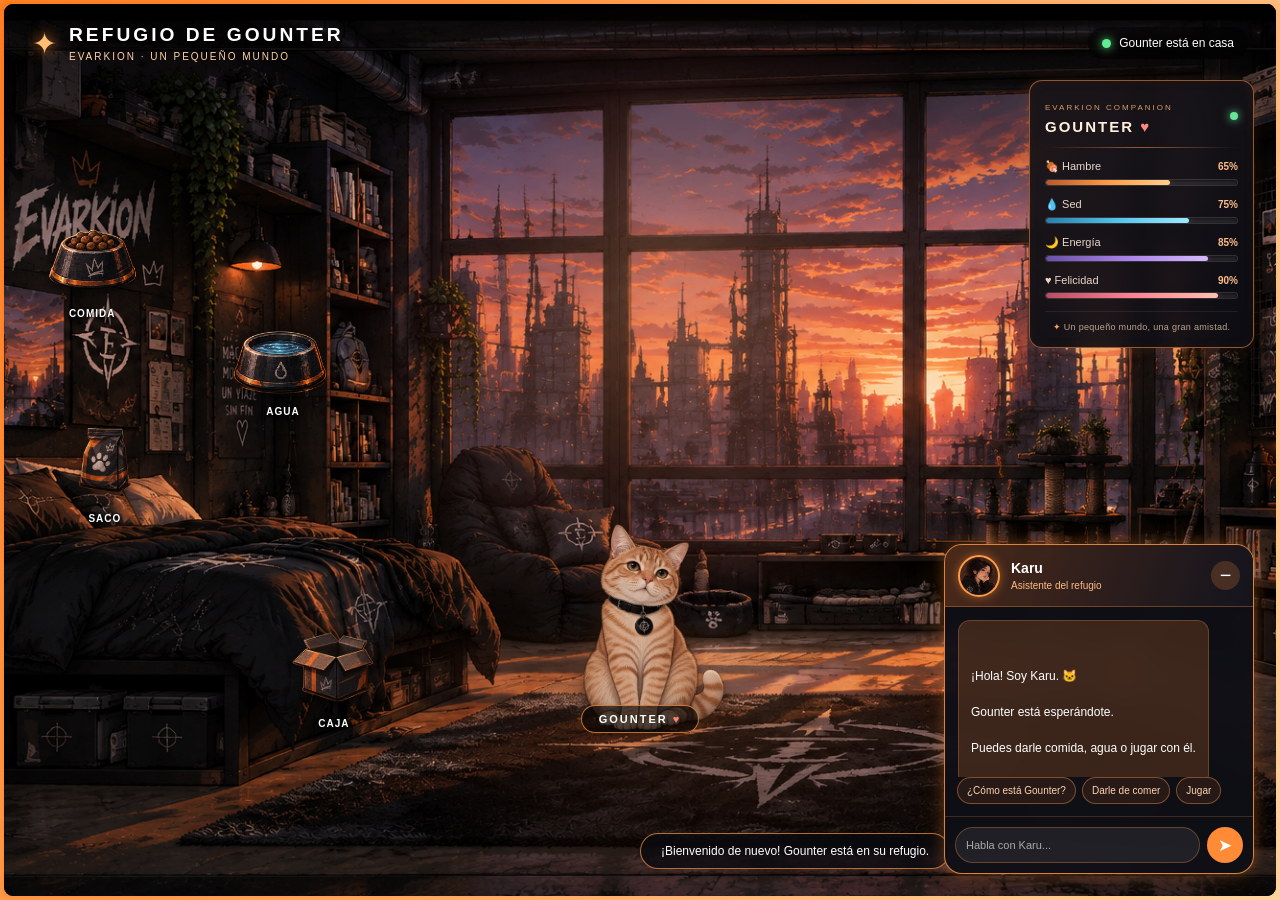
<file: gunter/index.html>
<!DOCTYPE html>
<html lang="es">

<head>
    <meta charset="UTF-8">
    <meta name="viewport" content="width=device-width, initial-scale=1.0">

    <meta name="theme-color" content="#101016">
    <meta name="description" content="Refugio de Gounter, un pequeño mundo de EVARKION.">

    <title>Refugio de Gounter | EVARKION</title>

    <!-- ESTILOS -->
    <link rel="stylesheet" href="css/styles.css">
    <link rel="stylesheet" href="css/karu-chat.css">


    <!-- JAVASCRIPT -->

        <script type="module" src="js/game.js"></script>
        
        <script src="js/karu-chat.js" defer></script>

</head>

<body>

    <main class="refuge-container">

        <section class="room-frame">

            <!-- =================================
                 HABITACIÓN PRINCIPAL
            ================================== -->

            <div class="room" id="room">

                <!-- FONDO Y AMBIENTACIÓN -->

                <div class="room-background"></div>

                <div class="room-overlay"></div>

                <div class="room-light"></div>

                <div class="room-floor-light"></div>

                <div class="window-rays"></div>


                <!-- =================================
                     CABECERA
                ================================== -->

                <header class="room-header">

                    <div class="header-brand">

                        <span class="brand-icon">✦</span>

                        <div>

                            <h1>REFUGIO DE GOUNTER</h1>

                            <p>EVARKION · UN PEQUEÑO MUNDO</p>

                        </div>

                    </div>

                    <div class="room-status">

                        <span class="status-dot"></span>

                        <span>Gounter está en casa</span>

                    </div>

                </header>


                <!-- =================================
                     NECESIDADES DE GOUNTER
                ================================== -->

                <section class="pet-status" id="pet-status">

                    <div class="pet-status-header">

                        <div>

                            <span class="pet-status-eyebrow">
                                EVARKION COMPANION
                            </span>

                            <h2>GOUNTER <span>♥</span></h2>

                        </div>

                        <span class="pet-status-indicator"></span>

                    </div>

                    <div class="pet-status-divider"></div>


                    <!-- HAMBRE -->

                    <div class="need-item">

                        <div class="need-heading">

                            <span>🍖 Hambre</span>

                            <span id="hunger-value">65%</span>

                        </div>

                        <div class="need-bar">

                            <div
                                class="need-fill hunger-fill"
                                id="hunger-bar">
                            </div>

                        </div>

                    </div>


                    <!-- SED -->

                    <div class="need-item">

                        <div class="need-heading">

                            <span>💧 Sed</span>

                            <span id="thirst-value">75%</span>

                        </div>

                        <div class="need-bar">

                            <div
                                class="need-fill thirst-fill"
                                id="thirst-bar">
                            </div>

                        </div>

                    </div>


                    <!-- ENERGÍA -->

                    <div class="need-item">

                        <div class="need-heading">

                            <span>🌙 Energía</span>

                            <span id="energy-value">85%</span>

                        </div>

                        <div class="need-bar">

                            <div
                                class="need-fill energy-fill"
                                id="energy-bar">
                            </div>

                        </div>

                    </div>


                    <!-- FELICIDAD -->

                    <div class="need-item">

                        <div class="need-heading">

                            <span>♥ Felicidad</span>

                            <span id="happiness-value">90%</span>

                        </div>

                        <div class="need-bar">

                            <div
                                class="need-fill happiness-fill"
                                id="happiness-bar">
                            </div>

                        </div>

                    </div>


                    <div class="pet-status-footer">

                        <span>✦</span>

                        Un pequeño mundo, una gran amistad.

                    </div>

                </section>


                <!-- =================================
                     OBJETOS INTERACTIVOS
                ================================== -->

                <div class="objects-container">


                    <!-- COMIDA -->

                    <div
                        class="room-object food-object"
                        data-action="food"
                        role="button"
                        tabindex="0"
                        aria-label="Dar comida a Gounter">

                        <img
                            src="assets/objects/comida.png"
                            alt="Cuenco de comida"
                            draggable="false">

                        <span>COMIDA</span>

                    </div>


                    <!-- AGUA -->

                    <div
                        class="room-object water-object"
                        data-action="water"
                        role="button"
                        tabindex="0"
                        aria-label="Dar agua a Gounter">

                        <img
                            src="assets/objects/agua.png"
                            alt="Cuenco de agua"
                            draggable="false">

                        <span>AGUA</span>

                    </div>


                    <!-- SACO -->

                    <div
                        class="room-object sack-object"
                        data-action="sack"
                        role="button"
                        tabindex="0"
                        aria-label="Jugar con el saco de Gounter">

                        <img
                            src="assets/objects/saco.png"
                            alt="Saco de juegos"
                            draggable="false">

                        <span>SACO</span>

                    </div>


                    <!-- CAJA -->

                    <div
                        class="room-object box-object"
                        data-action="box"
                        role="button"
                        tabindex="0"
                        aria-label="Dejar dormir a Gounter">

                        <img
                            src="assets/objects/caja.png"
                            alt="Caja para dormir"
                            draggable="false">

                        <span>CAJA</span>

                    </div>

                </div>


                <!-- =================================
                     CONOCIMIENTO DE LA HABITACIÓN
                     PUNTOS DE INTERÉS DE GOUNTER
                ================================== -->

                <div
                    class="room-landmarks"
                    id="room-landmarks"
                    aria-hidden="true">


                    <!-- CAMA GRANDE -->

                    <div
                        class="landmark"
                        data-place="big-bed"
                        data-x="22"
                        data-y="68">
                    </div>


                    <!-- VENTANA -->

                    <div
                        class="landmark"
                        data-place="window"
                        data-x="60"
                        data-y="35">
                    </div>


                    <!-- CAMA PEQUEÑA DE GOUNTER -->

                    <div
                        class="landmark"
                        data-place="cat-bed"
                        data-x="55"
                        data-y="66">
                    </div>


                    <!-- ESTANTERÍA IZQUIERDA -->

                    <div
                        class="landmark"
                        data-place="left-shelf"
                        data-x="29"
                        data-y="28">
                    </div>


                    <!-- ESTANTERÍA DERECHA -->

                    <div
                        class="landmark"
                        data-place="right-shelf"
                        data-x="91"
                        data-y="42">
                    </div>


                    <!-- SILLÓN -->

                    <div
                        class="landmark"
                        data-place="armchair"
                        data-x="44"
                        data-y="58">
                    </div>


                    <!-- RASCADOR -->

                    <div
                        class="landmark"
                        data-place="scratcher"
                        data-x="76"
                        data-y="61">
                    </div>


                    <!-- GUITARRA -->

                    <div
                        class="landmark"
                        data-place="guitar"
                        data-x="83"
                        data-y="65">
                    </div>


                    <!-- ALFOMBRA -->

                    <div
                        class="landmark"
                        data-place="rug"
                        data-x="57"
                        data-y="84">
                    </div>


                    <!-- PLANTAS -->

                    <div
                        class="landmark"
                        data-place="plants"
                        data-x="24"
                        data-y="16">
                    </div>

                </div>


                <!-- =================================
                     GOUNTER
                ================================== -->

                <div class="cat-area" id="cat-area">

                    <!-- SOMBRA DINÁMICA -->

                    <div class="cat-shadow"></div>


                    <!-- IMAGEN DEL GATO -->

                    <img
                        src="assets/characters/gunter_idle.png"
                        id="gounter"
                        class="gounter"
                        alt="Gounter, mascota de EVARKION"
                        draggable="false"
                    >


                    <!-- NOMBRE -->

                    <div class="cat-name">

                        GOUNTER <span>♥</span>

                    </div>

                </div>


                <!-- =================================
                     MENSAJES DE GOUNTER
                ================================== -->

                <div
                    class="room-message"
                    id="room-message"
                    aria-live="polite">

                    Gounter está descansando. 🐾

                </div>


                <!-- =================================
                     CHAT DE KARU
                ================================== -->

                <aside
                    class="karu-chat"
                    id="karu-chat"
                    aria-label="Chat con Karu">


                    <!-- CABECERA DEL CHAT -->

                    <div class="karu-header">

                        <img
                            src="assets/characters/karu_avatar.png"
                            class="karu-avatar"
                            alt="Avatar de Karu"
                        >

                        <div class="karu-info">

                            <strong>Karu</strong>

                            <span>Asistente del refugio</span>

                        </div>


                        <!-- MINIMIZAR -->

                        <button
                            class="karu-minimize"
                            id="karu-minimize"
                            type="button"
                            aria-label="Minimizar chat"
                            aria-expanded="true">

                            −

                        </button>

                    </div>


                    <!-- CONTENIDO DEL CHAT -->

                    <div
                        class="karu-chat-content"
                        id="karu-chat-content">


                        <!-- MENSAJES -->

                        <div
                            class="karu-messages"
                            id="karu-messages">

                            <div class="message karu-message">

                                ¡Hola! Soy Karu. 🐱

                                Gounter está esperándote.

                                Puedes darle comida, agua o jugar con él.

                            </div>

                        </div>


                        <!-- OPCIONES RÁPIDAS -->

                        <div class="karu-options">

                            <button
                                type="button"
                                data-message="¿Cómo está Gounter?">

                                ¿Cómo está Gounter?

                            </button>


                            <button
                                type="button"
                                data-message="Quiero darle de comer">

                                Darle de comer

                            </button>


                            <button
                                type="button"
                                data-message="Quiero jugar con Gounter">

                                Jugar

                            </button>

                        </div>


                        <!-- ENVIAR MENSAJES -->

                        <form
                            class="karu-input-area"
                            id="karu-form">

                            <input
                                type="text"
                                id="karu-input"
                                placeholder="Habla con Karu..."
                                maxlength="250"
                                autocomplete="off"
                                aria-label="Escribe un mensaje para Karu"
                            >

                            <button
                                type="submit"
                                aria-label="Enviar mensaje">

                                ➤

                            </button>

                        </form>

                    </div>

                </aside>


            </div>

        </section>

    </main>

</body>

</html>
</file>
<file: gunter/css/styles.css>
/* =========================================
   EVARKION - REFUGIO DE GOUNTER
   Sistema visual unificado
========================================= */

/* =========================================
   1. VARIABLES Y RESET
========================================= */

* {
    margin: 0;
    padding: 0;
    box-sizing: border-box;
}

:root {
    --orange: #ff8c32;
    --orange-light: #ffbd75;
    --orange-glow: rgba(255, 140, 50, .65);

    --panel-bg: rgba(15, 13, 19, .94);

    --transition-cat: 1.2s cubic-bezier(.22,.61,.36,1);
}

html,
body {
    width: 100%;
    height: 100%;
    overflow: hidden;
}

body {
    background: #101016;
    color: white;
    font-family: Arial, sans-serif;
}

/* =========================================
   2. HABITACIÓN
========================================= */

.refuge-container {
    width: 100%;
    height: 100vh;
    height: 100dvh;
}

.room-frame {
    width: 100%;
    height: 100%;
    padding: 4px;

    background: linear-gradient(
        120deg,
        #ff720e,
        #ffd09a,
        #ff720e,
        #ff9b35
    );

    background-size: 300% 300%;

    animation: frame-glow 7s ease infinite;

    box-shadow:
        0 0 15px rgba(255, 127, 35, .65),
        inset 0 0 8px rgba(255,255,255,.2);
}

@keyframes frame-glow {
    0% { background-position: 0% 50%; }
    50% { background-position: 100% 50%; }
    100% { background-position: 0% 50%; }
}

.room {
    position: relative;
    isolation: isolate;

    width: 100%;
    height: 100%;

    overflow: hidden;
    border-radius: 9px;

    background: #211c20;
}

/* =========================================
   3. FONDO
========================================= */

.room-background {
    position: absolute;
    inset: 0;
    z-index: -2;

    background-image: url("../assets/background/habitacion.png");

    background-size: cover;
    background-position: center;
    background-repeat: no-repeat;

    transform: scale(1.015);
}

.room-overlay {
    position: absolute;
    inset: 0;
    z-index: -1;

    background: linear-gradient(
        180deg,
        rgba(0,0,0,.27),
        transparent 25%,
        transparent 70%,
        rgba(0,0,0,.15)
    );

    pointer-events: none;
}

/* =========================================
   4. ILUMINACIÓN AMBIENTAL
========================================= */

.room-light {
    position: absolute;

    top: 2%;
    left: 27%;

    width: 53%;
    height: 66%;

    z-index: 1;
    pointer-events: none;

    background: radial-gradient(
        ellipse at 50% 48%,
        rgba(255,158,102,.25),
        rgba(255,119,78,.15) 30%,
        rgba(255,94,89,.07) 53%,
        transparent 76%
    );

    filter: blur(22px);

    animation: sunset-light 9s ease-in-out infinite alternate;
}

@keyframes sunset-light {
    0% {
        opacity: .65;
        transform: scale(1);
    }

    50% {
        opacity: 1;
        transform: scale(1.035);
    }

    100% {
        opacity: .8;
        transform: scale(1.015);
    }
}

.room-floor-light {
    position: absolute;

    left: 27%;
    bottom: 0;

    width: 58%;
    height: 29%;

    z-index: 1;
    pointer-events: none;

    background: radial-gradient(
        ellipse at 50% 0%,
        rgba(255,145,77,.20),
        rgba(255,112,62,.08) 40%,
        transparent 75%
    );

    filter: blur(15px);

    animation: floor-glow 8s ease-in-out infinite alternate;
}

@keyframes floor-glow {
    from { opacity: .5; }
    to { opacity: 1; }
}

.window-rays {
    position: absolute;

    top: 10%;
    left: 30%;

    width: 50%;
    height: 55%;

    z-index: 1;
    pointer-events: none;

    background:
        linear-gradient(
            115deg,
            transparent 20%,
            rgba(255,185,125,.045) 38%,
            transparent 55%
        ),
        linear-gradient(
            72deg,
            transparent 35%,
            rgba(255,143,104,.04) 48%,
            transparent 68%
        );

    filter: blur(12px);

    animation: rays-move 13s ease-in-out infinite alternate;
}

@keyframes rays-move {
    from {
        transform: translateX(-8px);
        opacity: .5;
    }

    to {
        transform: translateX(10px);
        opacity: 1;
    }
}

/* =========================================
   5. CABECERA
========================================= */

.room-header {
    position: absolute;

    top: 0;
    left: 0;

    width: 100%;
    padding: 20px 28px;

    display: flex;
    justify-content: space-between;
    align-items: center;

    z-index: 15;

    pointer-events: none;
}

.header-brand {
    display: flex;
    align-items: center;
    gap: 12px;
}

.brand-icon {
    font-size: 30px;
    color: var(--orange-light);

    text-shadow: 0 0 15px var(--orange);
}

.header-brand h1 {
    font-size: clamp(14px, 1.5vw, 22px);
    letter-spacing: 3px;
    text-shadow: 0 2px 8px black;
}

.header-brand p {
    font-size: 10px;
    margin-top: 5px;
    letter-spacing: 2px;
    color: #ffd2a5;
}

.room-status {
    display: flex;
    align-items: center;
    gap: 8px;

    padding: 9px 14px;

    border-radius: 25px;

    background: rgba(0,0,0,.45);
    backdrop-filter: blur(8px);

    font-size: 12px;
}

.status-dot {
    width: 9px;
    height: 9px;

    border-radius: 50%;

    background: #62ed91;
    box-shadow: 0 0 10px #62ed91;
}

/* =========================================
   6. OBJETOS DE LA HABITACIÓN
========================================= */

.objects-container {
    position: absolute;
    inset: 0;

    z-index: 4;

    pointer-events: none;
}

.room-object {
    position: absolute;

    width: 100px;
    height: 115px;

    display: flex;
    flex-direction: column;
    align-items: center;
    justify-content: center;
    gap: 2px;

    background: transparent;
    border: none;
    border-radius: 0;

    box-shadow: none;

    cursor: grab;

    user-select: none;
    -webkit-user-select: none;

    touch-action: none;
    pointer-events: auto;

    transition: filter .25s ease;

    will-change: left, top;
}

.room-object img {
    display: block;

    width: 100%;
    height: 92px;

    object-fit: contain;

    background: transparent;
    border: none;
    box-shadow: none;

    pointer-events: none;

    -webkit-user-drag: none;

    filter: drop-shadow(0 5px 5px rgba(0,0,0,.45));
}

.room-object span {
    font-size: 10px;
    font-weight: bold;
    letter-spacing: 1px;

    color: white;

    text-shadow:
        0 2px 4px black,
        0 0 5px black;

    pointer-events: none;
}

.room-object:hover {
    filter: drop-shadow(0 0 9px rgba(255,157,75,.8));
}

.room-object:active {
    cursor: grabbing;
}

/* POSICIONES INICIALES */

.food-object {
    left: 3%;
    top: 23%;
}

.water-object {
    left: 18%;
    top: 34%;
}

.sack-object {
    left: 4%;
    top: 46%;
}

.box-object {
    left: 22%;
    top: 69%;
}

/*
   IMPORTANTE:
   El plato permanece siempre en la habitación.
   No se oculta mediante CSS ni se elimina.
*/

.food-object {
    display: flex;
    visibility: visible;
    opacity: 1;
}

/* =========================================
   7. LUGARES EXPLORABLES
========================================= */

.room-landmarks {
    position: absolute;
    inset: 0;

    z-index: 3;

    pointer-events: none;
}

.landmark {
    position: absolute;

    width: 1px;
    height: 1px;

    left: var(--landmark-x, 50%);
    top: var(--landmark-y, 50%);

    transform: translate(-50%, -50%);

    pointer-events: none;
}

/* =========================================
   8. GOUNTER - CONTENEDOR
========================================= */

.cat-area {
    position: absolute;

    left: 48%;
    top: 68%;

    width: 230px;
    height: 245px;

    display: flex;
    flex-direction: column;
    justify-content: flex-end;
    align-items: center;

    transform: none;

    z-index: 8;

    pointer-events: none;

    will-change: left, top;

    transition:
        left var(--transition-cat),
        top var(--transition-cat);

    filter: drop-shadow(
        0 0 9px rgba(255,143,79,.12)
    );
}

/* =========================================
   9. GOUNTER - IMAGEN
========================================= */

.gounter {
    position: relative;

    z-index: 2;

    width: 210px;
    height: 210px;

    object-fit: contain;
    object-position: center bottom;

    cursor: pointer;

    pointer-events: auto;

    user-select: none;
    -webkit-user-select: none;
    -webkit-user-drag: none;

    transform-origin: center bottom;

    filter: drop-shadow(
        0 7px 7px rgba(0,0,0,.4)
    );

    animation: idle-cat 4s ease-in-out infinite;
}

/* =========================================
   10. ORIENTACIÓN
========================================= */

/*
   La orientación se gestiona mediante scaleX
   para evitar sobrescribir transform.
*/

.gounter.facing-left {
    scale: -1 1;
}

.gounter:not(.facing-left) {
    scale: 1 1;
}

/* =========================================
   11. ANIMACIÓN IDLE
========================================= */

@keyframes idle-cat {
    0%, 100% {
        transform: translateY(0) scale(1);
    }

    50% {
        transform: translateY(-4px) scale(1.008);
    }
}

/* =========================================
   12. ANIMACIONES DE GOUNTER
========================================= */

.gounter.walking {
    animation: walking-cat .38s ease-in-out infinite;
}

@keyframes walking-cat {
    0%, 100% {
        transform: translateY(0) rotate(-2deg);
    }

    50% {
        transform: translateY(-7px) rotate(2deg);
    }
}

/* OLFATEAR */

.gounter.sniffing {
    animation: sniff-cat .7s ease-in-out infinite;
}

@keyframes sniff-cat {
    0%, 100% {
        transform: translateY(0) rotate(0);
    }

    50% {
        transform: translateY(5px) rotate(-2deg);
    }
}

/* COMER Y BEBER */

.gounter.eating,
.gounter.drinking {
    animation: eat-cat .65s ease-in-out infinite;
}

@keyframes eat-cat {
    0%, 100% {
        transform: translateY(0) rotate(0);
    }

    50% {
        transform: translateY(8px) rotate(-2deg);
    }
}

/* DORMIR */

.gounter.sleeping {
    animation: sleeping-cat 3s ease-in-out infinite;
}

@keyframes sleeping-cat {
    0%, 100% {
        transform: translateY(2px) scaleY(.96);
    }

    50% {
        transform: translateY(5px) scaleY(.93);
    }
}

/* JUGAR */

.gounter.playing {
    animation: playing-cat .55s ease-in-out infinite;
}

@keyframes playing-cat {
    0%, 100% {
        transform: translateY(0) rotate(-4deg);
    }

    50% {
        transform: translateY(-12px) rotate(5deg);
    }
}

/* RONRONEAR */

.gounter.purring {
    animation: purring-cat .3s ease-in-out infinite;
}

@keyframes purring-cat {
    0%, 100% {
        transform: scale(1) rotate(-1deg);
    }

    50% {
        transform: scale(1.04) rotate(1deg);
    }
}

/* OBSERVAR */

.gounter.observing {
    animation: gounter-observing 3s ease-in-out infinite;
}

@keyframes gounter-observing {
    0%, 100% {
        transform: translateY(0) rotate(0);
    }

    35% {
        transform: translateY(-3px) rotate(-3deg);
    }

    65% {
        transform: translateY(0) rotate(3deg);
    }
}

/* CURIOSIDAD */

.gounter.curious {
    animation: gounter-curious 1.2s ease-in-out infinite;
}

@keyframes gounter-curious {
    0%, 100% {
        transform: translateY(0) rotate(0);
    }

    30% {
        transform: translateY(-3px) rotate(-5deg);
    }

    65% {
        transform: translateY(2px) rotate(4deg);
    }
}

/* ACICALAMIENTO */

.gounter.grooming {
    animation: gounter-grooming 1.5s ease-in-out infinite;
}

@keyframes gounter-grooming {
    0%, 100% {
        transform: rotate(0) translateY(0);
    }

    50% {
        transform: rotate(-7deg) translateY(5px);
    }
}

/* AMASAR */

.gounter.kneading {
    animation: gounter-kneading .8s ease-in-out infinite;
}

@keyframes gounter-kneading {
    0%, 100% {
        transform: translateY(0) scaleY(1);
    }

    50% {
        transform: translateY(3px) scaleY(.97);
    }
}

/* SALTO */

.gounter.jumping {
    animation: gounter-jumping .65s ease-out;
}

@keyframes gounter-jumping {
    0% {
        transform: translateY(0);
    }

    45% {
        transform: translateY(-45px) scale(1.04);
    }

    100% {
        transform: translateY(0);
    }
}

/* =========================================
   13. SOMBRA DINÁMICA
========================================= */

.cat-shadow {
    position: absolute;

    left: 50%;
    bottom: 30px;

    width: 125px;
    height: 18px;

    transform: translateX(-50%);

    border-radius: 50%;

    background: rgba(0,0,0,.58);

    filter: blur(9px);

    z-index: 0;

    pointer-events: none;

    animation: cat-shadow-breathe 4s ease-in-out infinite;
}

@keyframes cat-shadow-breathe {
    0%, 100% {
        opacity: .65;
        scale: 1;
    }

    50% {
        opacity: .45;
        scale: .9;
    }
}

.cat-area:has(.gounter.walking) .cat-shadow {
    scale: .78;
    opacity: .4;
}

.cat-area:has(.gounter.eating) .cat-shadow,
.cat-area:has(.gounter.drinking) .cat-shadow {
    scale: .95;
}

.cat-area:has(.gounter.sleeping) .cat-shadow {
    scale: 1.12;
    opacity: .7;
    filter: blur(12px);
}

.cat-area:has(.gounter.purring) .cat-shadow {
    scale: 1.06;
}

/* =========================================
   14. NOMBRE DE GOUNTER
========================================= */

.cat-name {
    position: absolute;

    bottom: 0;

    z-index: 3;

    padding: 7px 17px;

    background: rgba(0,0,0,.62);

    border: 1px solid rgba(255,156,75,.7);

    border-radius: 25px;

    font-size: 11px;
    font-weight: bold;
    letter-spacing: 2px;

    pointer-events: none;
}

.cat-name span {
    color: #ff826d;
}

/* =========================================
   15. EFECTOS DE INTERACCIÓN
========================================= */

/* CORAZONES */

.heart-float {
    position: absolute;

    z-index: 10;

    color: #ff8c9d;

    font-size: 19px;

    pointer-events: none;

    text-shadow:
        0 0 7px rgba(255,105,135,.7),
        0 0 15px rgba(255,105,135,.35);

    animation: heart-rise 1.8s ease-out forwards;
}

@keyframes heart-rise {
    0% {
        opacity: 0;
        transform: translateY(10px) scale(.4);
    }

    20% {
        opacity: 1;
        transform: translateY(0) scale(1.1);
    }

    70% {
        opacity: 1;
    }

    100% {
        opacity: 0;
        transform: translateY(-65px) scale(.7);
    }
}

/* HUELLAS */

.cat-paw {
    position: absolute;

    z-index: 5;

    color: rgba(255,190,135,.75);

    font-size: 17px;

    pointer-events: none;
    user-select: none;

    animation: paw-fade 2.2s ease-out forwards;

    text-shadow:
        0 0 5px rgba(255,139,64,.35);
}

@keyframes paw-fade {
    0% {
        opacity: 0;
        transform: scale(.4) rotate(-15deg);
    }

    20% {
        opacity: .75;
        transform: scale(1) rotate(0);
    }

    100% {
        opacity: 0;
        transform: scale(.75) translateY(-5px);
    }
}

/* =========================================
   16. MENSAJES
========================================= */

.room-message {
    position: absolute;

    left: 50%;
    bottom: 3%;

    transform: translateX(-50%);

    padding: 10px 20px;

    max-width: min(85%, 440px);

    border-radius: 30px;

    background: rgba(10,10,15,.8);

    border: 1px solid rgba(255,150,65,.7);

    color: white;

    font-size: 12px;
    text-align: center;

    z-index: 20;

    pointer-events: none;

    transition: opacity .3s ease;
}

/* =========================================
   17. PANEL DE NECESIDADES
========================================= */

.pet-status {
    position: absolute;

    top: 76px;
    right: 22px;

    width: 225px;

    padding: 15px;

    z-index: 18;

    background: linear-gradient(
        145deg,
        rgba(24,20,23,.94),
        rgba(12,13,20,.93)
    );

    border: 1px solid rgba(255,145,69,.55);

    border-radius: 13px;

    backdrop-filter: blur(12px);

    box-shadow:
        0 0 15px rgba(255,132,55,.12),
        inset 0 0 15px rgba(255,153,78,.035);

    transition: border-color .3s ease;
}

.pet-status:hover {
    border-color: rgba(255,170,104,.85);
}

.pet-status-header {
    display: flex;
    align-items: center;
    justify-content: space-between;
}

.pet-status-eyebrow {
    font-size: 8px;
    letter-spacing: 2px;
    color: #d99b69;
}

.pet-status-header h2 {
    margin-top: 4px;

    font-size: 15px;
    letter-spacing: 2px;

    color: #fff0df;
}

.pet-status-header h2 span {
    color: #ff8b80;
}

.pet-status-indicator {
    width: 8px;
    height: 8px;

    border-radius: 50%;

    background: #67e69a;
    box-shadow: 0 0 9px #67e69a;
}

.pet-status-divider {
    height: 1px;

    margin: 12px 0;

    background: linear-gradient(
        90deg,
        transparent,
        rgba(255,148,76,.55),
        transparent
    );
}

/* NECESIDADES */

.need-item {
    margin-bottom: 12px;
}

.need-heading {
    display: flex;
    align-items: center;
    justify-content: space-between;

    margin-bottom: 6px;

    color: #e9d7c9;

    font-size: 11px;
}

.need-heading span:last-child {
    color: #ffbd8a;

    font-size: 10px;
    font-weight: bold;

    font-variant-numeric: tabular-nums;
}

/* BARRAS */

.need-bar {
    position: relative;

    height: 7px;

    overflow: hidden;

    border-radius: 20px;

    background: rgba(255,255,255,.09);

    border: 1px solid rgba(255,255,255,.055);

    box-shadow: inset 0 1px 3px rgba(0,0,0,.5);
}

.need-fill {
    position: relative;

    height: 100%;
    width: 50%;

    border-radius: 20px;

    transition:
        width .8s cubic-bezier(.22,.8,.25,1),
        filter .4s ease;
}

.need-fill::after {
    content: "";

    position: absolute;

    top: 0;
    left: -50%;

    width: 40%;
    height: 100%;

    background: rgba(255,255,255,.35);

    filter: blur(4px);

    animation: need-shine 4s ease-in-out infinite;
}

@keyframes need-shine {
    0%, 100% { left: -50%; }
    50% { left: 120%; }
}

/* COLORES */

.hunger-fill {
    background: linear-gradient(
        90deg,
        #b95728,
        #ff9b45,
        #ffd08c
    );

    box-shadow: 0 0 8px rgba(255,143,63,.4);
}

.thirst-fill {
    background: linear-gradient(
        90deg,
        #267fae,
        #51c5ed,
        #a0e9ff
    );

    box-shadow: 0 0 8px rgba(72,188,238,.4);
}

.energy-fill {
    background: linear-gradient(
        90deg,
        #6850a7,
        #aa83e9,
        #d5b8ff
    );

    box-shadow: 0 0 8px rgba(167,125,235,.4);
}

.happiness-fill {
    background: linear-gradient(
        90deg,
        #b94c64,
        #ff8094,
        #ffc0b0
    );

    box-shadow: 0 0 9px rgba(255,111,141,.45);
}

.need-fill.low {
    filter: saturate(.7);
    box-shadow: 0 0 7px rgba(255,70,55,.4);
}

/* PIE */

.pet-status-footer {
    margin-top: 3px;
    padding-top: 10px;

    border-top: 1px solid rgba(255,255,255,.07);

    color: #bca38f;

    font-size: 9px;
    text-align: center;
    letter-spacing: .3px;
}

.pet-status-footer span {
    color: #ff9c52;
}

/* =========================================
   18. CHAT KARU
========================================= */

.karu-chat {
    z-index: 25;
    pointer-events: auto;
}

/* =========================================
   19. RESPONSIVE
========================================= */

@media (max-width: 700px) {

    .room-header {
        padding: 12px;
    }

    .header-brand h1 {
        font-size: 12px;
        letter-spacing: 1px;
    }

    .header-brand p {
        font-size: 8px;
    }

    .room-status {
        font-size: 9px;
        padding: 7px;
    }

    .room-object {
        width: 70px;
        height: 85px;
    }

    .room-object img {
        height: 65px;
    }

    .room-object span {
        font-size: 8px;
    }

    .cat-area {
        width: 175px;
        height: 195px;
    }

    .gounter {
        width: 165px;
        height: 165px;
    }

    .pet-status {
        top: 85px;
        right: 10px;

        width: 175px;

        padding: 10px;
    }

    .pet-status-header h2 {
        font-size: 12px;
    }

    .need-heading {
        font-size: 9px;
    }

    .need-item {
        margin-bottom: 9px;
    }

    .pet-status-footer {
        font-size: 7px;
    }

    .room-message {
        bottom: 12px;
        font-size: 10px;
    }
}

/* =========================================
   20. MOVIMIENTO REDUCIDO
========================================= */

@media (prefers-reduced-motion: reduce) {

    .room-frame,
    .room-light,
    .room-floor-light,
    .window-rays,
    .cat-shadow,
    .gounter,
    .need-fill::after {
        animation: none !important;
    }

}

/* =====================================================
   GOUNTER 3.0 - MOVIMIENTO Y ESTADOS
===================================================== */

#cat-area {
    position: absolute;
    z-index: 8;
    will-change: left, top;
    pointer-events: none;
}

#gounter {
    pointer-events: auto;
    cursor: pointer;
    transform-origin: center bottom;
    transition: filter 0.3s ease;
}

/* Orientación */

#gounter.facing-left {
    transform: scaleX(-1);
}

#gounter.facing-right {
    transform: scaleX(1);
}

/* Caminar */

#gounter.walking {
    animation: gounterWalk 0.45s ease-in-out infinite alternate;
}

@keyframes gounterWalk {
    from {
        translate: 0 0;
    }

    to {
        translate: 0 -7px;
    }
}

/* Curiosidad */

#gounter.curious,
#gounter.sniffing,
#gounter.observing {
    animation: gounterCurious 1s ease-in-out infinite alternate;
}

@keyframes gounterCurious {
    from {
        translate: 0 0;
    }

    to {
        translate: 0 -4px;
    }
}

/* Comer */

#gounter.eating {
    animation: gounterEating 0.35s ease-in-out infinite alternate;
}

@keyframes gounterEating {
    from {
        scale: 1 1;
    }

    to {
        scale: 1 0.94;
    }
}

/* Beber */

#gounter.drinking {
    animation: gounterDrinking 0.5s ease-in-out infinite alternate;
}

@keyframes gounterDrinking {
    from {
        rotate: 0deg;
    }

    to {
        rotate: -4deg;
    }
}

/* Dormir */

#gounter.sleeping {
    animation: gounterSleeping 2s ease-in-out infinite;
    filter: brightness(0.85);
}

@keyframes gounterSleeping {
    0%, 100% {
        translate: 0 0;
    }

    50% {
        translate: 0 3px;
    }
}

/* Jugar */

#gounter.playing {
    animation: gounterPlaying 0.4s ease-in-out infinite alternate;
}

@keyframes gounterPlaying {
    from {
        translate: 0 0;
        rotate: -3deg;
    }

    to {
        translate: 0 -12px;
        rotate: 3deg;
    }
}

/* Ronronear */

#gounter.purring {
    animation: gounterPurring 0.6s ease-in-out infinite alternate;
}

@keyframes gounterPurring {
    from {
        scale: 1;
    }

    to {
        scale: 1.04;
    }
}

/* Acicalarse */

#gounter.grooming {
    animation: gounterGrooming 0.8s ease-in-out infinite alternate;
}

@keyframes gounterGrooming {
    from {
        rotate: -2deg;
    }

    to {
        rotate: 2deg;
    }
}

/* Sombra */

.cat-shadow {
    transition: opacity 0.3s ease;
}

/* Corazones */

.gounter-heart {
    position: absolute;
    z-index: 12;
    width: 18px;
    height: 18px;
    pointer-events: none;
    animation: gounterHeart 1.8s ease-out forwards;
}

.gounter-heart::before {
    content: "♥";
    color: #ff8b35;
    font-size: 22px;
    text-shadow: 0 0 8px #ff8b35;
}

@keyframes gounterHeart {
    from {
        opacity: 1;
        transform: translateY(0) scale(0.6);
    }

    to {
        opacity: 0;
        transform: translateY(-65px) scale(1.3);
    }
}

/* Huellas */

.gounter-footprint {
    position: absolute;
    z-index: 5;
    width: 12px;
    height: 12px;
    pointer-events: none;
    opacity: 0.45;
    animation: gounterFootprint 1.8s ease-out forwards;
}

.gounter-footprint::before {
    content: "🐾";
    font-size: 13px;
}

@keyframes gounterFootprint {
    from {
        opacity: 0.5;
    }

    to {
        opacity: 0;
        transform: translateY(12px);
    }
}

/* Mensajes */

#room-message.visible {
    opacity: 1;
    transform: translateY(0);
}

/* Objetos arrastrables */

.room-object {
    cursor: grab;
    touch-action: none;
}

.room-object.dragging {
    cursor: grabbing;
    z-index: 30;
    filter: drop-shadow(0 0 12px rgba(255, 145, 45, 0.8));
}

/* Necesidades bajas */

.low {
    filter: saturate(1.5);
}
</file>
<file: gunter/css/karu-chat.css>
/* =========================================
   EVARKION - KARU CHAT
========================================= */

.karu-chat {
    position: absolute;

    right: 22px;
    bottom: 22px;

    width: 310px;
    max-height: 440px;

    overflow: hidden;

    z-index: 25;

    border: 1px solid rgba(255,151,70,.85);
    border-radius: 18px;

    background: rgba(15,15,23,.94);

    backdrop-filter: blur(13px);

    box-shadow:
        0 0 14px rgba(255,135,45,.3),
        0 0 35px rgba(255,135,45,.12);

    transition:
        max-height .35s ease,
        box-shadow .3s ease;
}

.karu-chat:hover {
    box-shadow:
        0 0 18px rgba(255,135,45,.5),
        0 0 35px rgba(255,135,45,.2);
}

/* CABECERA */

.karu-header {
    height: 62px;

    padding: 9px 13px;

    display: flex;
    align-items: center;
    gap: 11px;

    background: linear-gradient(
        110deg,
        rgba(255,125,40,.25),
        rgba(20,20,30,.9)
    );

    border-bottom: 1px solid rgba(255,153,70,.3);
}

.karu-avatar {
    width: 42px;
    height: 42px;

    border-radius: 50%;
    object-fit: cover;

    border: 2px solid #ff9a45;

    box-shadow: 0 0 10px rgba(255,140,50,.5);
}

.karu-info {
    flex: 1;

    display: flex;
    flex-direction: column;
    gap: 4px;
}

.karu-info strong {
    color: white;
    font-size: 14px;
}

.karu-info span {
    color: #ffbc86;
    font-size: 10px;
}

.karu-minimize {
    width: 29px;
    height: 29px;

    border: none;
    border-radius: 50%;

    background: rgba(255,145,60,.2);
    color: white;

    font-size: 20px;

    cursor: pointer;
}

/* CONTENIDO */

.karu-chat-content {
    display: flex;
    flex-direction: column;
}

.karu-messages {
    height: 170px;

    padding: 13px;

    display: flex;
    flex-direction: column;
    gap: 10px;

    overflow-y: auto;
}

.message {
    max-width: 90%;
    width: fit-content;

    padding: 10px 12px;

    border-radius: 12px;

    font-size: 12px;
    line-height: 1.5;

    white-space: pre-line;
}

.karu-message {
    align-self: flex-start;

    color: white;

    background: rgba(255,137,55,.19);

    border: 1px solid rgba(255,157,82,.25);
}

.user-message {
    align-self: flex-end;

    color: white;
    background: rgba(85,94,145,.4);
}

/* RESPUESTAS RÁPIDAS */

.karu-options {
    display: flex;
    flex-wrap: wrap;
    gap: 6px;

    padding: 0 12px 12px;
}

.karu-options button {
    padding: 7px 9px;

    border: 1px solid rgba(255,158,83,.4);
    border-radius: 20px;

    background: rgba(255,130,45,.1);

    color: #ffd4b0;
    font-size: 10px;

    cursor: pointer;
    transition: .2s;
}

.karu-options button:hover {
    background: rgba(255,130,45,.35);
}

/* ENTRADA */

.karu-input-area {
    display: flex;
    gap: 7px;

    padding: 10px;

    border-top: 1px solid rgba(255,153,70,.2);
}

.karu-input-area input {
    flex: 1;
    min-width: 0;

    padding: 10px;

    border: 1px solid rgba(255,153,70,.3);
    border-radius: 20px;

    outline: none;

    background: rgba(255,255,255,.07);
    color: white;

    font-size: 11px;
}

.karu-input-area input::placeholder {
    color: #aaa;
}

.karu-input-area input:focus {
    border-color: #ff9b4b;
}

.karu-input-area button {
    width: 36px;
    height: 36px;

    flex-shrink: 0;

    border: none;
    border-radius: 50%;

    background: #ff8b37;
    color: white;

    font-size: 17px;

    cursor: pointer;
}

.karu-input-area button:hover {
    background: #ffad68;
}

/* MINIMIZAR */

.karu-chat.minimized {
    max-height: 62px;
}

.karu-chat.minimized .karu-chat-content {
    display: none;
}

/* MÓVILES */

@media(max-width: 700px) {

    .karu-chat {
        right: 8px;
        bottom: 8px;

        width: min(245px, 70vw);
        max-height: 350px;
    }

    .karu-header {
        height: 55px;
    }

    .karu-avatar {
        width: 36px;
        height: 36px;
    }

    .karu-messages {
        height: 120px;
    }

    .message {
        font-size: 10px;
    }

    .karu-options button {
        font-size: 9px;
    }
}
</file>
